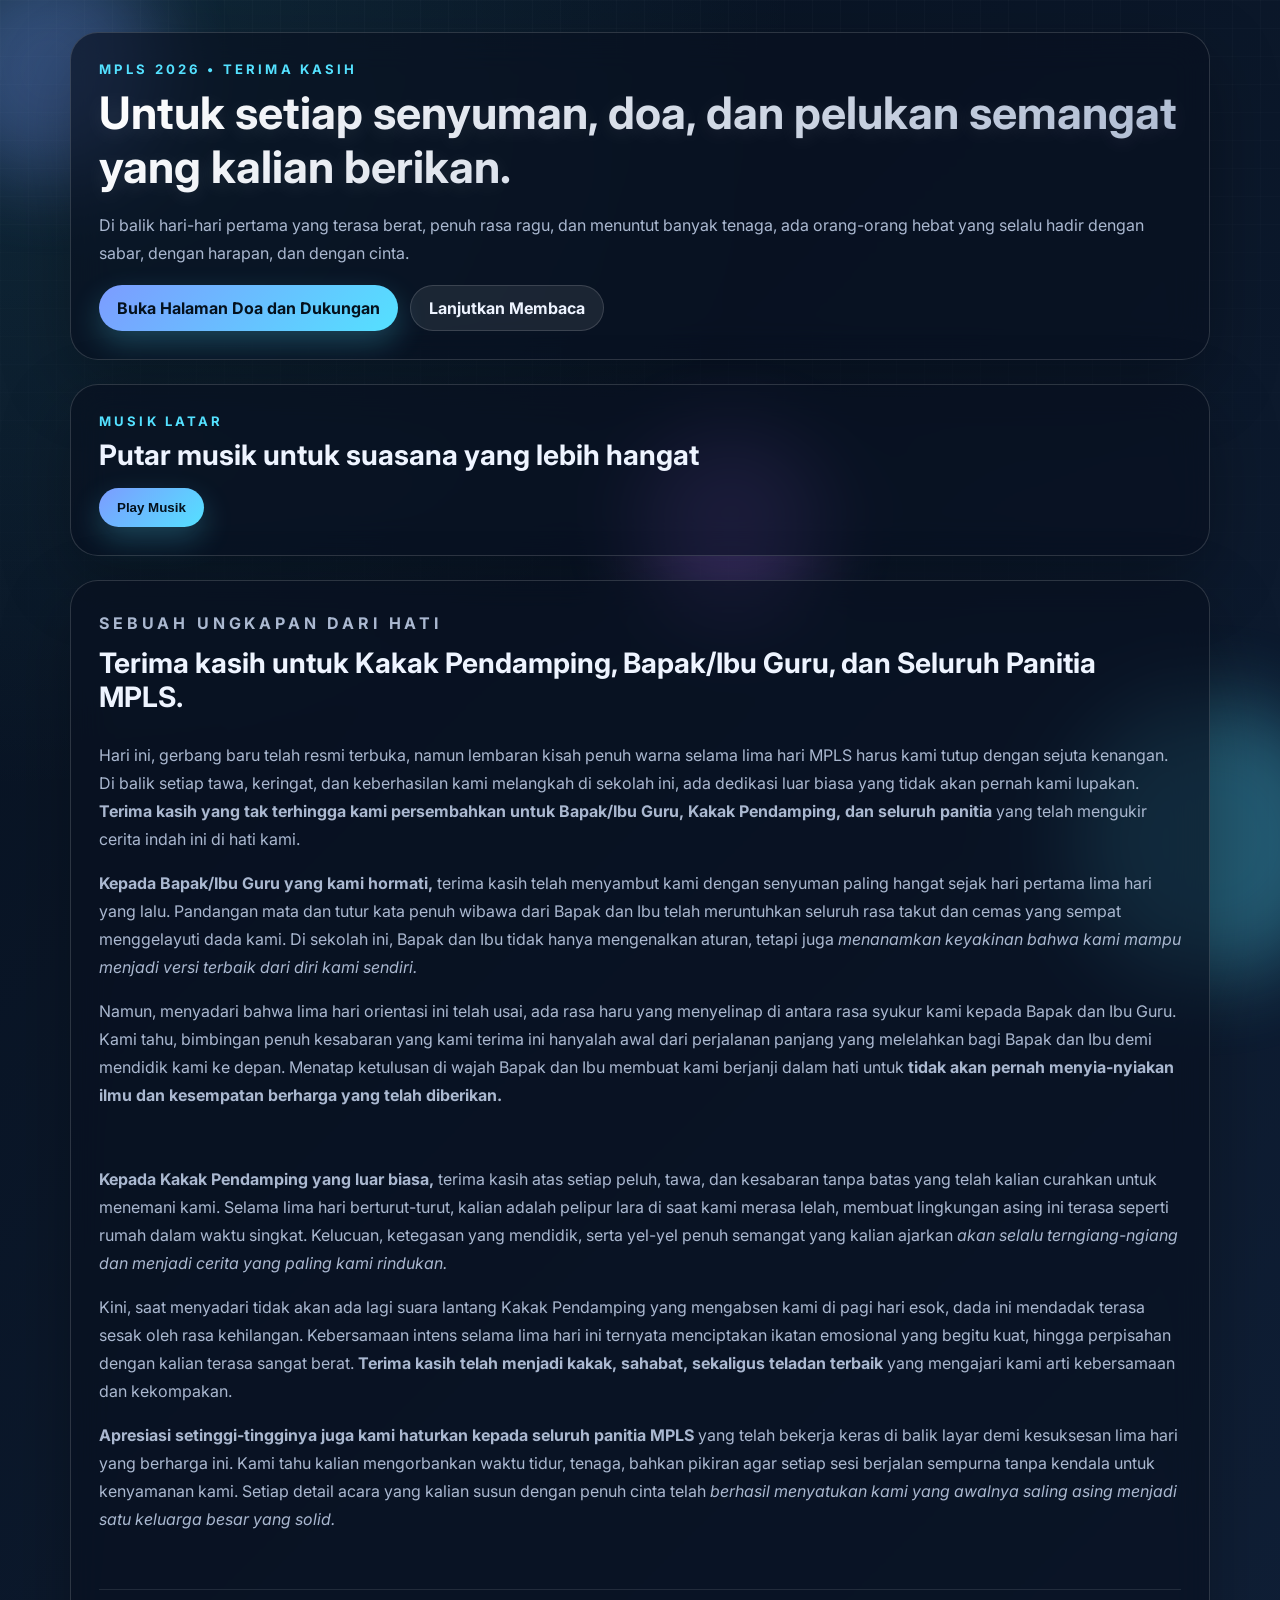
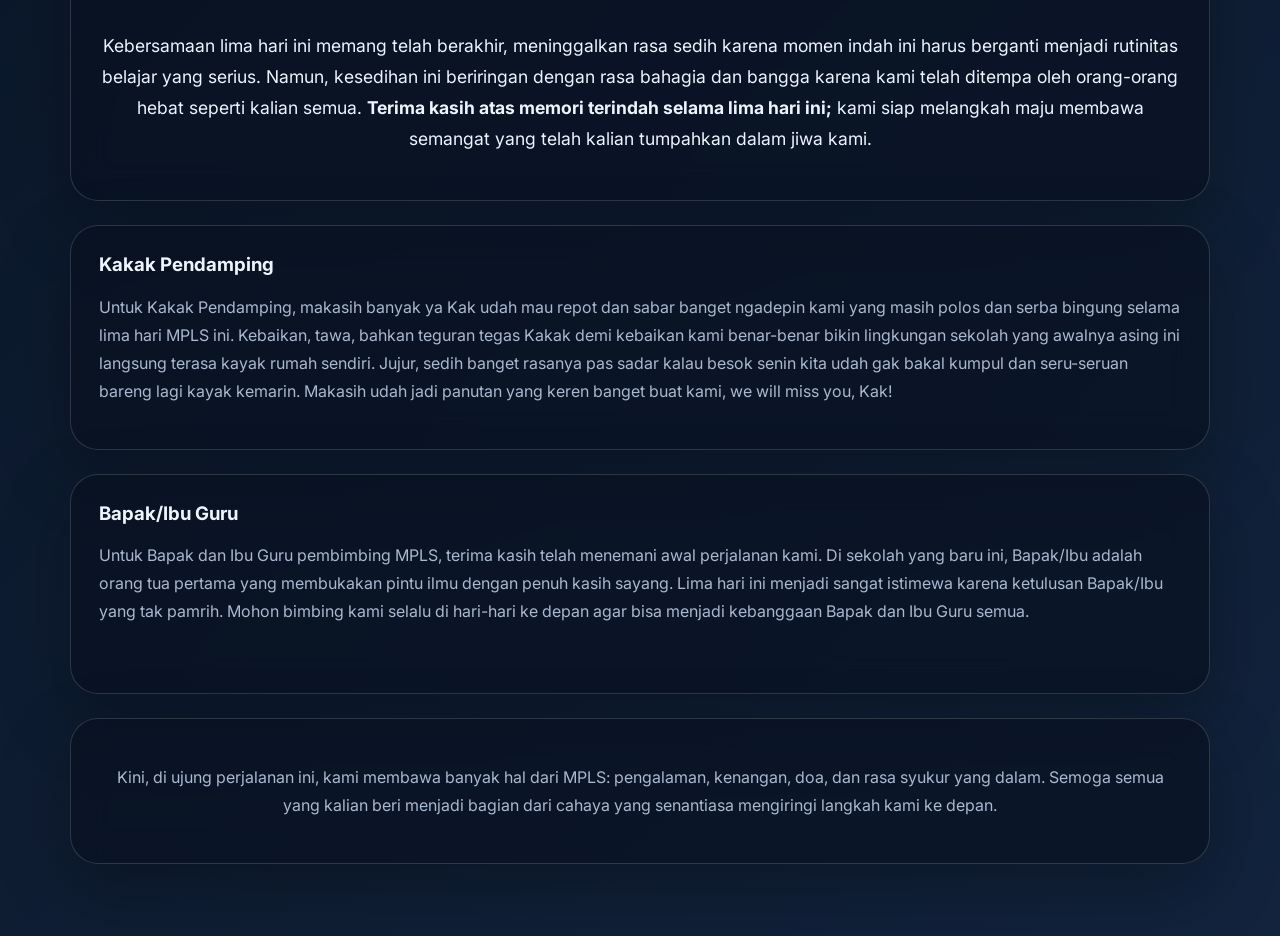
<file: index.html>
<!DOCTYPE html>
<html lang="id">
  <head>
    <meta charset="UTF-8" />
    <meta name="viewport" content="width=device-width, initial-scale=1.0" />
    <title>Kartu Ucapan Terima Kasih MPLS</title>
    <meta
      name="description"
      content="Kartu ucapan terima kasih MPLS yang estetik, emosional, dan interaktif untuk Kakak Pendamping, Guru, dan Panitia."
    />
    <link rel="preconnect" href="https://fonts.googleapis.com" />
    <link rel="preconnect" href="https://fonts.gstatic.com" crossorigin />
    <link
      href="https://fonts.googleapis.com/css2?family=Inter:wght@400;500;600;700;800&display=swap"
      rel="stylesheet"
    />
    <link rel="stylesheet" href="styles.css" />
  </head>
  <body>
    <div class="bg-orb orb-one"></div>
    <div class="bg-orb orb-two"></div>
    <div class="bg-orb orb-three"></div>

    <main class="page-shell">
      <section class="hero-card glass-card">
        <p class="eyebrow">MPLS 2026 • Terima Kasih</p>
        <h1>Untuk setiap senyuman, doa, dan pelukan semangat yang kalian berikan.</h1>
        <p class="hero-lead">
          Di balik hari-hari pertama yang terasa berat, penuh rasa ragu, dan menuntut banyak tenaga,
          ada orang-orang hebat yang selalu hadir dengan sabar, dengan harapan, dan dengan cinta.
        </p>
        <div class="hero-actions">
          <a class="btn btn-primary" href="doa.html">Buka Halaman Doa dan Dukungan</a>
          <a class="btn btn-secondary" href="#pesan">Lanjutkan Membaca</a>
        </div>
      </section>

      <section class="music-card glass-card">
        <div class="section-heading">
          <p class="eyebrow">Musik Latar</p>
          <h2>Putar musik untuk suasana yang lebih hangat</h2>
        </div>

        <div class="music-controls">
          <button id="music-toggle-btn" class="btn btn-primary" type="button">Play Musik</button>
        </div>

        <audio id="background-audio" preload="auto"></audio>
      </section>

      <section id="pesan" class="story-card glass-card">
        <div class="section-heading">
          <p class="eyebrow">Sebuah ungkapan dari hati</p>
          <h2>Terima kasih untuk Kakak Pendamping, Bapak/Ibu Guru, dan Seluruh Panitia MPLS.</h2>
        </div>

        <div class="story-columns">
          <article>
            <p>
              Hari ini, gerbang baru telah resmi terbuka, namun lembaran kisah penuh warna selama lima hari MPLS harus kami tutup dengan sejuta kenangan. Di balik setiap tawa, keringat, dan keberhasilan kami melangkah di sekolah ini, ada dedikasi luar biasa yang tidak akan pernah kami lupakan. <strong>Terima kasih yang tak terhingga kami persembahkan untuk Bapak/Ibu Guru, Kakak Pendamping, dan seluruh panitia</strong> yang telah mengukir cerita indah ini di hati kami.
            </p>
            <p>
              <strong>Kepada Bapak/Ibu Guru yang kami hormati,</strong> terima kasih telah menyambut kami dengan senyuman paling hangat sejak hari pertama lima hari yang lalu. Pandangan mata dan tutur kata penuh wibawa dari Bapak dan Ibu telah meruntuhkan seluruh rasa takut dan cemas yang sempat menggelayuti dada kami. Di sekolah ini, Bapak dan Ibu tidak hanya mengenalkan aturan, tetapi juga <em>menanamkan keyakinan bahwa kami mampu menjadi versi terbaik dari diri kami sendiri.</em>
            </p>
            <p>
              Namun, menyadari bahwa lima hari orientasi ini telah usai, ada rasa haru yang menyelinap di antara rasa syukur kami kepada Bapak dan Ibu Guru. Kami tahu, bimbingan penuh kesabaran yang kami terima ini hanyalah awal dari perjalanan panjang yang melelahkan bagi Bapak dan Ibu demi mendidik kami ke depan. Menatap ketulusan di wajah Bapak dan Ibu membuat kami berjanji dalam hati untuk <strong>tidak akan pernah menyia-nyiakan ilmu dan kesempatan berharga yang telah diberikan.</strong>
            </p>
          </article>
          <article>
            <p>
               <strong>Kepada Kakak Pendamping yang luar biasa,</strong> terima kasih atas setiap peluh, tawa, dan kesabaran tanpa batas yang telah kalian curahkan untuk menemani kami. Selama lima hari berturut-turut, kalian adalah pelipur lara di saat kami merasa lelah, membuat lingkungan asing ini terasa seperti rumah dalam waktu singkat. Kelucuan, ketegasan yang mendidik, serta yel-yel penuh semangat yang kalian ajarkan <em>akan selalu terngiang-ngiang dan menjadi cerita yang paling kami rindukan.</em>
            </p>
            <p>
               Kini, saat menyadari tidak akan ada lagi suara lantang Kakak Pendamping yang mengabsen kami di pagi hari esok, dada ini mendadak terasa sesak oleh rasa kehilangan. Kebersamaan intens selama lima hari ini ternyata menciptakan ikatan emosional yang begitu kuat, hingga perpisahan dengan kalian terasa sangat berat. <strong>Terima kasih telah menjadi kakak, sahabat, sekaligus teladan terbaik</strong> yang mengajari kami arti kebersamaan dan kekompakan.
            </p>
            <p>
               <strong>Apresiasi setinggi-tingginya juga kami haturkan kepada seluruh panitia MPLS</strong> yang telah bekerja keras di balik layar demi kesuksesan lima hari yang berharga ini. Kami tahu kalian mengorbankan waktu tidur, tenaga, bahkan pikiran agar setiap sesi berjalan sempurna tanpa kendala untuk kenyamanan kami. Setiap detail acara yang kalian susun dengan penuh cinta telah <em>berhasil menyatukan kami yang awalnya saling asing menjadi satu keluarga besar yang solid.</em>
            </p>
          </article>
          <article style="grid-column: 1 / -1; margin-top: 16px; padding-top: 24px; border-top: 1px solid rgba(255, 255, 255, 0.1);">
            <p style="font-size: 1.1rem; color: #eef4ff; text-align: center;">
              Kebersamaan lima hari ini memang telah berakhir, meninggalkan rasa sedih karena momen indah ini harus berganti menjadi rutinitas belajar yang serius. Namun, kesedihan ini beriringan dengan rasa bahagia dan bangga karena kami telah ditempa oleh orang-orang hebat seperti kalian semua. <strong>Terima kasih atas memori terindah selama lima hari ini;</strong> kami siap melangkah maju membawa semangat yang telah kalian tumpahkan dalam jiwa kami.
            </p>
          </article>
        </div>
      </section>

      <section class="recipient-grid">
        <article class="recipient-card glass-card">
          <h3>Kakak Pendamping</h3>
          <p>
            Untuk Kakak Pendamping, 
            makasih banyak ya Kak udah mau repot dan sabar banget ngadepin kami yang masih polos dan serba bingung 
            selama lima hari MPLS ini. Kebaikan, tawa, bahkan teguran tegas Kakak demi kebaikan kami benar-benar bikin lingkungan sekolah yang awalnya asing ini langsung terasa kayak rumah sendiri. 
            Jujur, sedih banget rasanya pas sadar kalau besok senin kita udah gak bakal kumpul dan seru-seruan bareng lagi kayak kemarin. Makasih udah jadi panutan yang keren banget buat kami, we will miss you, Kak!
          </p>
        </article>
        <article class="recipient-card glass-card">
          <h3>Bapak/Ibu Guru</h3>
          <p>
            Untuk Bapak dan Ibu Guru pembimbing MPLS, terima kasih telah menemani awal perjalanan kami. Di sekolah yang baru ini, Bapak/Ibu adalah orang tua pertama yang membukakan pintu ilmu dengan penuh kasih sayang. Lima hari ini menjadi sangat istimewa karena ketulusan Bapak/Ibu yang tak pamrih. Mohon bimbing kami selalu di hari-hari ke depan agar bisa menjadi kebanggaan Bapak dan Ibu Guru semua.
          </p>
        </article>
      </section>

      <section class="closing-card glass-card">
        <p>
          Kini, di ujung perjalanan ini, kami membawa banyak hal dari MPLS: pengalaman, kenangan, doa,
          dan rasa syukur yang dalam. Semoga semua yang kalian beri menjadi bagian dari cahaya yang
          senantiasa mengiringi langkah kami ke depan.
        </p>
      </section>
    </main>

    <script src="script.js"></script>
  </body>
</html>
</file>
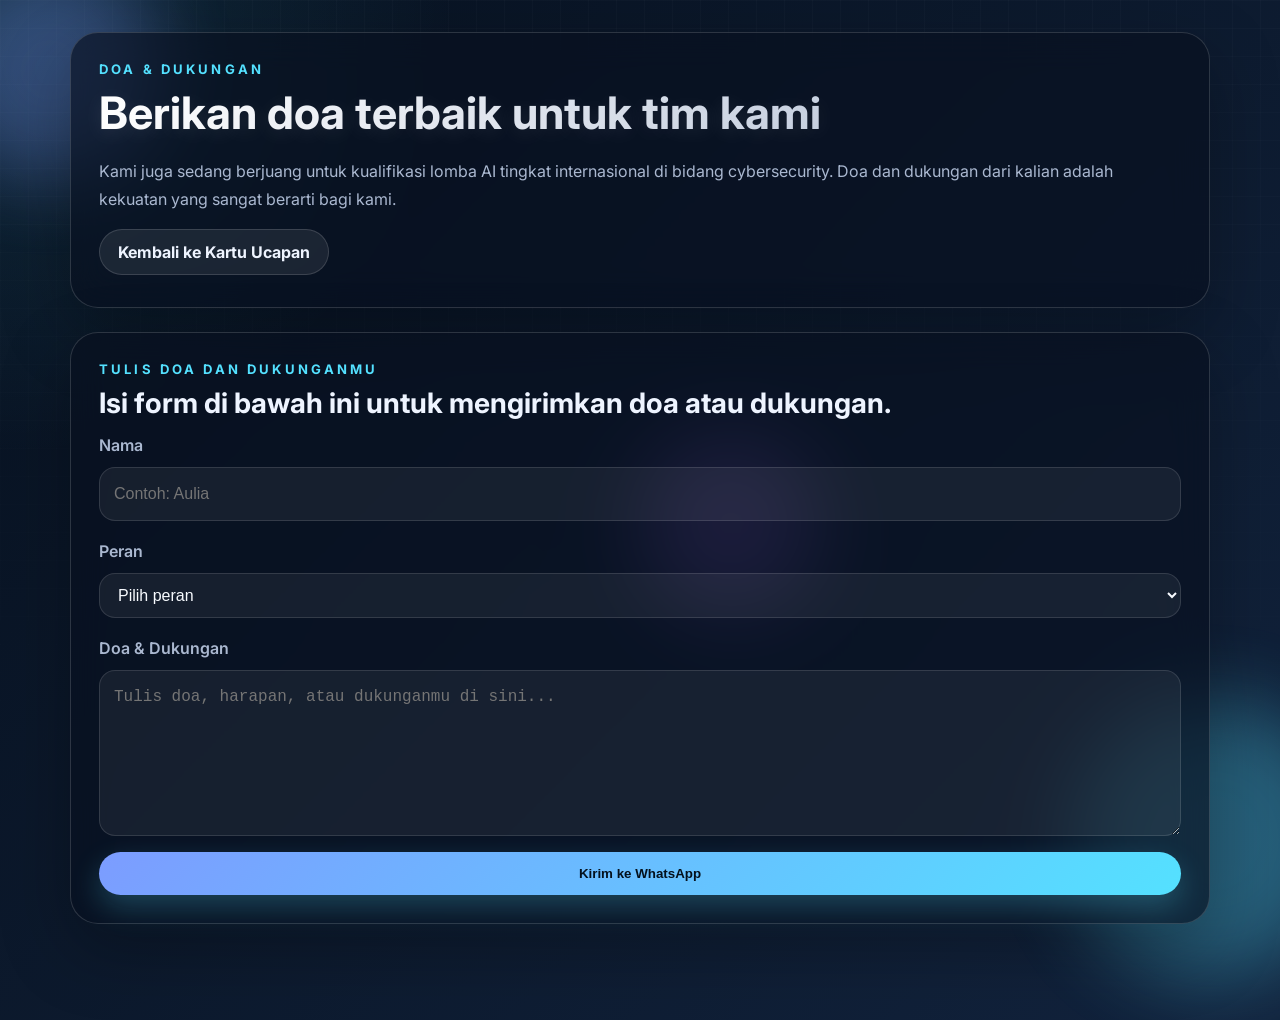
<file: doa.html>
<!DOCTYPE html>
<html lang="id">
  <head>
    <meta charset="UTF-8" />
    <meta name="viewport" content="width=device-width, initial-scale=1.0" />
    <title>Doa Restu MPLS</title>
    <meta
      name="description"
      content="Formulir doa dan dukungan untuk perjuangan mewakili sekolah di ajang Lomba AI tingkat internasional bidang cybersecurity."
    />
    <link rel="preconnect" href="https://fonts.googleapis.com" />
    <link rel="preconnect" href="https://fonts.gstatic.com" crossorigin />
    <link
      href="https://fonts.googleapis.com/css2?family=Inter:wght@400;500;600;700;800&display=swap"
      rel="stylesheet"
    />
    <link rel="stylesheet" href="styles.css" />
  </head>
  <body>
    <div class="bg-orb orb-one"></div>
    <div class="bg-orb orb-two"></div>
    <div class="bg-orb orb-three"></div>

    <main class="page-shell">
      <section class="hero-card glass-card compact-hero">
        <p class="eyebrow">Doa & Dukungan</p>
        <h1>Berikan doa terbaik untuk tim kami</h1>
        <p class="hero-lead">
          Kami juga sedang berjuang untuk kualifikasi lomba AI tingkat internasional di bidang cybersecurity.
          Doa dan dukungan dari kalian adalah kekuatan yang sangat berarti bagi kami.
        </p>
        <a class="btn btn-secondary" href="index.html">Kembali ke Kartu Ucapan</a>
      </section>

      <section class="glass-card form-card">
        <div class="section-heading">
          <p class="eyebrow">Tulis doa dan dukunganmu</p>
          <h2>Isi form di bawah ini untuk mengirimkan doa atau dukungan.</h2>
        </div>

        <form id="prayer-form" data-form>
          <label>
            Nama
            <input type="text" name="name" placeholder="Contoh: Aulia" required />
          </label>

          <label>
            Peran
            <select name="role" required>
              <option value="">Pilih peran</option>
              <option value="Kakak Pendamping">Kakak Pendamping</option>
              <option value="Guru">Guru</option>
            </select>
          </label>

          <label>
            Doa & Dukungan
            <textarea
              name="message"
              rows="5"
              placeholder="Tulis doa, harapan, atau dukunganmu di sini..."
              required
            ></textarea>
          </label>

          <button class="btn btn-primary btn-block" type="submit">Kirim ke WhatsApp</button>
        </form>
      </section>
    </main>

    <div id="confetti-layer" class="confetti-layer" aria-hidden="true"></div>
    <div id="toast" class="toast" role="status" aria-live="polite"></div>

    <script src="script.js"></script>
  </body>
</html>
</file>
<file: styles.css>
:root {
  --bg: #07111f;
  --bg-2: #12233d;
  --text: #eef4ff;
  --muted: #aab8d0;
  --accent: #7c9cff;
  --accent-strong: #54e1ff;
  --accent-soft: rgba(124, 156, 255, 0.16);
  --card: rgba(9, 16, 31, 0.65);
  --border: rgba(255, 255, 255, 0.15);
  --shadow: 0 25px 70px rgba(0, 0, 0, 0.28);
}

* {
  box-sizing: border-box;
}

html {
  scroll-behavior: smooth;
}

body {
  margin: 0;
  min-height: 100vh;
  font-family: 'Inter', sans-serif;
  color: var(--text);
  background:
    radial-gradient(circle at top left, rgba(84, 225, 255, 0.12), transparent 28%),
    linear-gradient(135deg, var(--bg), var(--bg-2));
  overflow-x: hidden;
}

body::before {
  content: '';
  position: fixed;
  inset: 0;
  background-image: linear-gradient(rgba(255, 255, 255, 0.03) 1px, transparent 1px),
    linear-gradient(90deg, rgba(255, 255, 255, 0.03) 1px, transparent 1px);
  background-size: 28px 28px;
  mask-image: linear-gradient(to bottom, rgba(0, 0, 0, 0.6), transparent);
  pointer-events: none;
}

.bg-orb {
  position: fixed;
  border-radius: 999px;
  filter: blur(40px);
  opacity: 0.32;
  pointer-events: none;
  z-index: 0;
  animation: floatOrb 20s ease-in-out infinite alternate;
}

@keyframes floatOrb {
  0% { transform: translate(0, 0) scale(1); }
  50% { transform: translate(30px, -40px) scale(1.1); }
  100% { transform: translate(-20px, 20px) scale(0.9); }
}

.orb-one {
  width: 220px;
  height: 220px;
  background: #7c9cff;
  top: -40px;
  left: -60px;
  animation-duration: 18s;
}

.orb-two {
  width: 280px;
  height: 280px;
  background: #54e1ff;
  bottom: -80px;
  right: -70px;
  animation-duration: 22s;
  animation-direction: alternate-reverse;
}

.orb-three {
  width: 180px;
  height: 180px;
  background: #b172ff;
  top: 48%;
  left: 50%;
  animation-duration: 25s;
}

.page-shell {
  position: relative;
  z-index: 1;
  max-width: 1180px;
  margin: 0 auto;
  padding: 32px 20px 72px;
}

.glass-card {
  background: var(--card);
  border: 1px solid var(--border);
  box-shadow: var(--shadow);
  -webkit-backdrop-filter: blur(18px);
  backdrop-filter: blur(18px);
  transition: transform 0.4s cubic-bezier(0.175, 0.885, 0.32, 1.275), box-shadow 0.4s ease, border-color 0.4s ease;
}

@media (hover: hover) {
  .glass-card:hover {
    transform: translateY(-4px);
    box-shadow: 0 32px 80px rgba(0, 0, 0, 0.4);
    border-color: rgba(255, 255, 255, 0.35);
  }
}

.hero-card,
.story-card,
.form-card,
.prayer-list-card,
.closing-card,
.recipient-card {
  border-radius: 28px;
  padding: 28px;
}

.hero-card {
  margin-bottom: 24px;
  overflow: hidden;
  animation: fadeUp 0.8s ease both;
}

.compact-hero {
  padding-bottom: 32px;
}

.eyebrow {
  margin: 0 0 10px;
  font-size: 0.82rem;
  font-weight: 700;
  letter-spacing: 0.24em;
  text-transform: uppercase;
  color: var(--accent-strong);
}

h1,
h2,
h3 {
  line-height: 1.2;
  margin: 0 0 10px;
}

h1 {
  font-size: clamp(1.8rem, 3.5vw, 2.8rem);
  background: linear-gradient(135deg, #ffffff 0%, #aab8d0 100%);
  -webkit-background-clip: text;
  -webkit-text-fill-color: transparent;
  text-shadow: 0 4px 20px rgba(255, 255, 255, 0.1);
}

h2 {
  font-size: clamp(1.3rem, 2.2vw, 1.8rem);
}

.hero-lead,
.story-card p,
.recipient-card p,
.closing-card p,
label,
textarea,
input,
select {
  color: var(--muted);
  line-height: 1.75;
  font-size: 1rem;
}

.hero-actions {
  display: flex;
  flex-wrap: wrap;
  gap: 12px;
  margin-top: 18px;
}

.music-card {
  margin-bottom: 24px;
  border-radius: 28px;
  padding: 28px;
}

.music-controls {
  display: flex;
  flex-wrap: wrap;
  gap: 12px;
  margin-top: 16px;
}

.music-controls input {
  flex: 1 1 280px;
}

.music-hint {
  margin: 12px 0 0;
  color: var(--muted);
  font-size: 0.95rem;
}

.btn {
  display: inline-flex;
  align-items: center;
  justify-content: center;
  border: none;
  border-radius: 999px;
  padding: 12px 18px;
  font-weight: 700;
  text-decoration: none;
  cursor: pointer;
  transition: transform 200ms ease, box-shadow 200ms ease, background 200ms ease;
}

@media (hover: hover) {
  .btn:hover {
    transform: translateY(-2px);
  }
}

.btn:active {
  transform: scale(0.96);
}

.btn-primary {
  background: linear-gradient(135deg, var(--accent), var(--accent-strong));
  color: #04111d;
  box-shadow: 0 12px 30px rgba(84, 225, 255, 0.24);
}

.btn-secondary {
  background: rgba(255, 255, 255, 0.08);
  color: var(--text);
  border: 1px solid rgba(255, 255, 255, 0.14);
}

.btn-block {
  width: 100%;
  padding: 14px 18px;
}

.story-card {
  margin-bottom: 24px;
  animation: fadeUp 1s ease both;
}

.story-columns {
  display: grid;
  gap: 24px;
  grid-template-columns: 1fr;
}

.recipient-grid {
  display: grid;
  gap: 24px;
  grid-template-columns: 1fr;
  margin-bottom: 24px;
}

.recipient-card {
  min-height: 220px;
}

.closing-card {
  text-align: center;
  font-size: 1.08rem;
}

.form-card {
  margin-bottom: 24px;
}

form {
  display: grid;
  gap: 16px;
}

label {
  display: grid;
  gap: 8px;
  font-weight: 600;
}

input,
select,
textarea {
  width: 100%;
  border: 1px solid rgba(255, 255, 255, 0.12);
  background: rgba(255, 255, 255, 0.06);
  color: #f8fbff;
  border-radius: 16px;
  padding: 12px 14px;
  outline: none;
  transition: border-color 180ms ease, box-shadow 180ms ease;
}

select option {
  color: #07111f;
  background: #ffffff;
}

input:focus,
select:focus,
textarea:focus {
  border-color: var(--accent-strong);
  box-shadow: 0 0 0 3px rgba(84, 225, 255, 0.16);
}

textarea {
  resize: vertical;
  min-height: 120px;
}

.prayer-list {
  display: grid;
  gap: 14px;
}

.prayer-card {
  border: 1px solid rgba(255, 255, 255, 0.12);
  background: rgba(255, 255, 255, 0.05);
  border-radius: 20px;
  padding: 16px;
  animation: fadeUp 0.4s ease both;
}

.prayer-card .meta {
  display: flex;
  justify-content: space-between;
  align-items: center;
  gap: 10px;
  margin-bottom: 8px;
}

.badge {
  display: inline-flex;
  align-items: center;
  border-radius: 999px;
  padding: 6px 10px;
  font-size: 0.78rem;
  font-weight: 700;
  background: var(--accent-soft);
  color: #d9e6ff;
}

.prayer-card p {
  margin: 0;
  color: var(--text);
}

.confetti-layer {
  position: fixed;
  inset: 0;
  pointer-events: none;
  overflow: hidden;
  z-index: 3;
}

.confetti-piece {
  position: absolute;
  width: 10px;
  height: 18px;
  border-radius: 4px;
  opacity: 0.9;
  animation: fall 1.8s cubic-bezier(0.2, 0.8, 0.2, 1) forwards;
}

.toast {
  position: fixed;
  left: 50%;
  bottom: 24px;
  transform: translateX(-50%) translateY(20px);
  opacity: 0;
  pointer-events: none;
  z-index: 4;
  padding: 12px 18px;
  border-radius: 999px;
  background: rgba(8, 16, 31, 0.92);
  color: white;
  border: 1px solid rgba(255, 255, 255, 0.12);
  box-shadow: var(--shadow);
  transition: all 240ms ease;
}

.toast.show {
  opacity: 1;
  transform: translateX(-50%) translateY(0);
}

@keyframes fadeUp {
  from {
    opacity: 0;
    transform: translateY(18px);
  }
  to {
    opacity: 1;
    transform: translateY(0);
  }
}

@keyframes fall {
  0% {
    transform: translateY(-20px) rotate(0deg);
    opacity: 1;
  }
  100% {
    transform: translateY(120vh) rotate(500deg);
    opacity: 0;
  }
}

@media (max-width: 900px) {
  .story-columns,
  .recipient-grid {
    grid-template-columns: 1fr;
  }
}

@media (max-width: 640px) {
  .page-shell {
    padding: max(24px, env(safe-area-inset-top)) 16px max(72px, env(safe-area-inset-bottom));
  }
  
  .bg-orb {
    transform: scale(0.7);
  }

  .hero-card,
  .story-card,
  .form-card,
  .prayer-list-card,
  .closing-card,
  .recipient-card {
    padding: 20px;
    border-radius: 22px;
  }

  .hero-actions {
    flex-direction: column;
  }

  .btn {
    width: 100%;
  }
}
</file>
